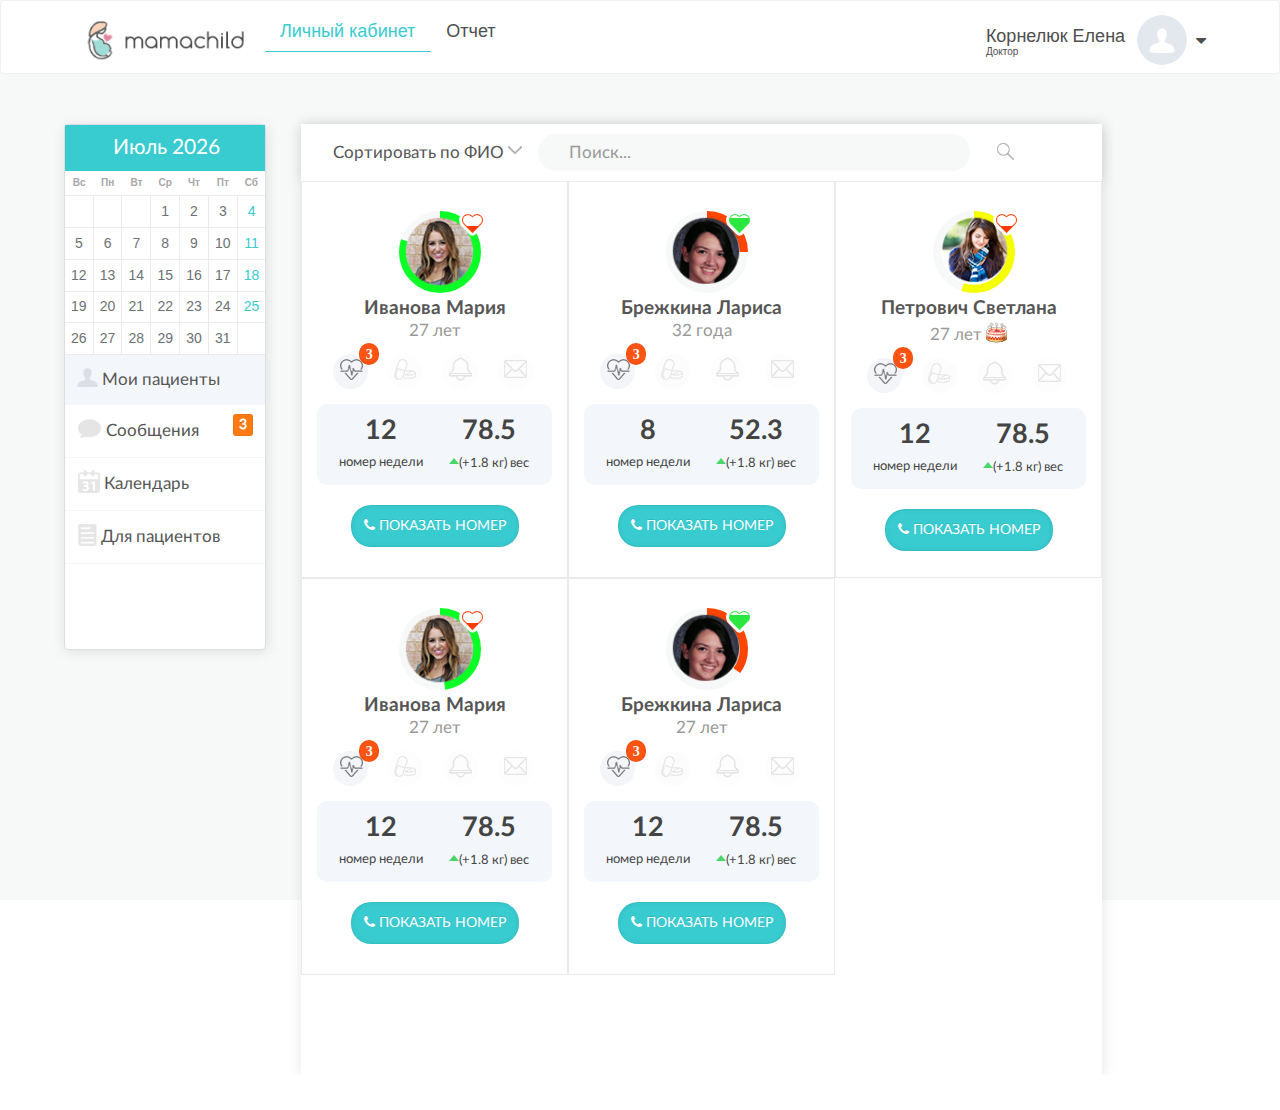
<file: index.html>
<!DOCTYPE html>
<html>

<head>
    <title></title>
    <meta http-equiv="Content-Type" content="text/html; charset=utf-8"/>
    <link href="assets/stylesheets/reset.css" rel="stylesheet" type="text/css">
    <link href="assets/uikit/css/uikit.mamachild.css" rel="stylesheet" type="text/css">
    <link href="assets/stylesheets/main.css" rel="stylesheet" type="text/css">
    <!-- libs -->
    <script data-main="app/config.js" src="app/require_2.2.0.js"></script>
   <!-- <script src="assets/js/jquery-1.8.3.js"></script>
    <script src="assets/uikit/js/uikit.min.js"></script>-->

</head>


<body>
<nav id="navRegion" class="uk-navbar uk-margin-large-bottom">

</nav>
<div class="uk-container uk-container-center">
    <div class="uk-grid" data-uk-grid-margin>
        <div id="asideRegion" class="uk-width-small-1-4 uk-width-medium-1-5">
            <!-- insert aside here -->
        </div>
        <div class="uk-width-small-3-4 uk-width-medium-4-5">
            <div class="uk-grid">
                <div class="uk-width-medium-1-1">

                    <div id="tab-left-content" class="tabs uk-switcher-conteiner">
                        <div id="tab1" class="tab tab-usercards">

                            <div id="usercards" class="tm-grid-heights usercards">
                                <div class="filter">
                                    <button class="uk-button uk-button-sort uk-button-light sort">Сортировать по ФИО
                                        <i class="uk-icon-caret-down-mamachild"></i>
                                    </button>

                                    <form class="uk-search uk-search-mamachild" data-uk-search>
                                        <input class="uk-search-field" type="search" placeholder="Поиск...">
                                    </form>
                                </div>
                                <!-- insert usercards here -->
                            </div>

                        </div>
                        <div id="tab2" class="tab" style="display: none;">Сообщения</div>
                        <div id="tab3" class="tab" style="display: none;">Календарь!</div>
                        <div id="tab4" class="tab" style="display: none;">Для пациентов</div>
                    </div>

                </div>
            </div>
        </div>


    </div>

</div>







<!--<script src="assets/uikit/js/components/grid.min.js"></script>
<script src="assets/js/jquery.knob.js"></script>
<script src="assets/js/jquery-ui-1.9.2.custom.datepicker.min.js"></script>
<script src="assets/js/custom.js"></script>-->


</body>


</html>
</file>
<file: assets/stylesheets/main.css>
﻿@import 'uikit.mamachild.custom.css';
@import 'fonts.css';
@import 'jquery-ui-1.9.2.custom.css';

/*datepicker*/
.ui-datepicker{
    width: auto;
    padding: 0;
    border: 0;
}
.ui-datepicker table{
    margin: 0;
    font-size: 14px;
}
.ui-datepicker .ui-datepicker-header{
    border: 0;
    border-radius: 0;
    background-color: #38cbd0;
    background-image: none;
    color: #fff;
    font-family: "LatoRegular", sans-serif;
    font-size: 21px;
    font-weight: normal;
}
.ui-state-hover,
.ui-widget-content .ui-state-hover,
.ui-widget-header .ui-state-hover,
.ui-state-focus,
.ui-widget-content .ui-state-focus,
.ui-widget-header .ui-state-focus {
    border: 0;
    background: transparent;
    font-weight: normal;
    color: #212121;
}
.ui-widget-header .ui-icon {
    background-image: none;
}
.ui-datepicker td {
    padding: 0;
    border: 1px solid #ebebeb;
}
.ui-datepicker table>tbody>tr>td:first-child{
    border-left:0;
}
.ui-datepicker table>tbody>tr>td:last-child{
    border-right:0;
}

.ui-state-highlight,
.ui-widget-content .ui-state-highlight,
.ui-widget-header .ui-state-highlight {
    border: 0;
    background: #fafafa;
    color: #000;
    font-weight: bold;
}
.ui-state-default,
.ui-widget-content .ui-state-default,
.ui-widget-header .ui-state-default {
    border: 0;
    background: #fff;
    font-weight: normal;
    color: #6c7174;
    line-height: 180%;
    text-align: center;
}
.ui-datepicker table>tbody>tr>td:last-child .ui-state-default{
    color: #38cbd0;
}
.ui-datepicker th {
    font-size: 10px;
    color: #a7a7a7;
}
</file>
